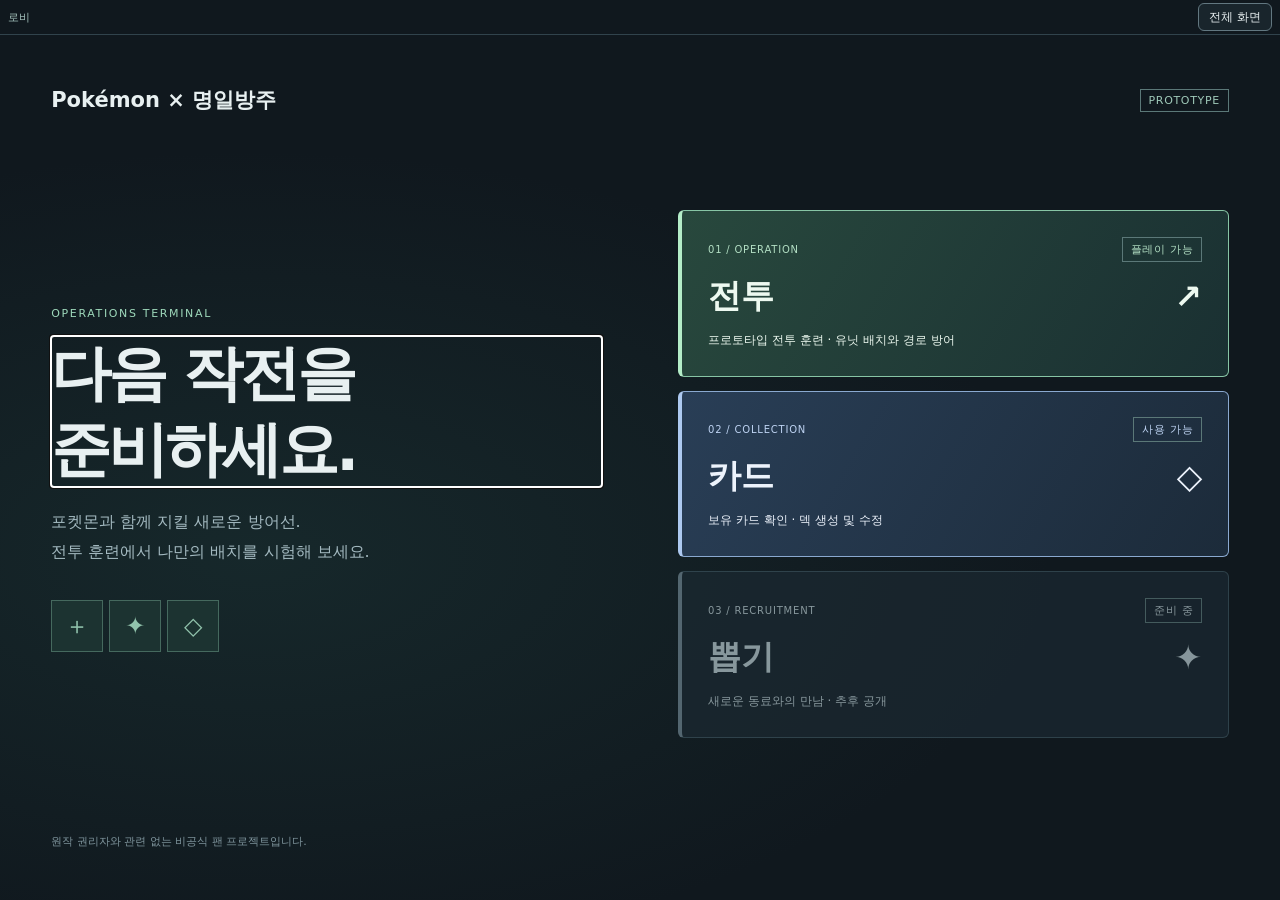
<file: index.html>
<!doctype html>
<html lang="ko">
<head>
  <meta charset="utf-8">
  <meta name="viewport" content="width=device-width, initial-scale=1">
  <meta name="description" content="포켓몬과 명일방주를 결합한 비공식 팬게임. 로비에서 전투 훈련을 시작하세요.">
  <title>Pokémon × 명일방주 | 로비</title>
  <link rel="icon" href="./favicon.ico" type="image/x-icon">
  <link id="lobby-styles" rel="stylesheet" href="./src/styles/lobby.css">
  <link id="battle-styles" rel="stylesheet" href="./src/styles/prototype.css" disabled>
  <link id="deck-styles" rel="stylesheet" href="./src/styles/decks.css" disabled>
  <link rel="stylesheet" href="./src/styles/shell.css">
  <script src="./src/scripts/local-server-notice.js" defer></script>
  <script src="./src/scripts/shell.js" type="module"></script>
</head>
<body>
  <header class="shell-toolbar" aria-label="공통 화면 설정">
    <span id="screen-label">로비</span>
    <span id="fullscreen-status" role="status" aria-live="polite"></span>
    <button id="fullscreen-button" type="button" aria-pressed="false">전체 화면</button>
  </header>
  <div id="game-screen">
<p id="screen-loading" class="screen-reader-only" role="status">화면 전환 중</p>

</div>
  <p id="local-server-notice" hidden>로컬 서버가 필요합니다. 프로젝트 폴더에서 <code>python -m http.server 8000 --bind 127.0.0.1</code>을 실행한 뒤 http://localhost:8000 을 열어 주세요.</p>
  <div id="screen-transition" class="screen-transition" hidden role="status" aria-label="화면 전환 중">
    <div class="transition-art" aria-hidden="true"><span class="transition-ring"></span><span class="transition-mark">✦</span></div>
    <span class="transition-caption" aria-hidden="true">POKÉMON × ARKNIGHTS</span>
  </div>
  <noscript>화면 연결에는 JavaScript가 필요합니다. 브라우저에서 JavaScript를 허용해 주세요.</noscript>
</body>
</html>
</file>
<file: src/styles/lobby.css>
/* 로비는 전투 스타일과 분리해 서로의 배치 규칙에 영향을 주지 않습니다. */
:root { color-scheme: dark; font-family: "Malgun Gothic", "Apple SD Gothic Neo", system-ui, sans-serif; color: #e8f0f1; background: #10181e; }
* { box-sizing: border-box; }
body { margin: 0; }
.lobby { min-height: 100vh; min-height: 100dvh; display: grid; grid-template-columns: 1fr 1fr; grid-template-rows: auto 1fr auto; gap: 28px 6vw; padding: clamp(18px, 4vw, 64px); background: radial-gradient(ellipse at 20% 60%, #254d494d, transparent 55%), #10181e; }
.lobby-header { grid-column: 1 / -1; display: flex; justify-content: space-between; gap: 12px; align-items: center; }
.brand { font-size: clamp(14px, 2vw, 21px); font-weight: 800; }
.badge, .menu-badge { border: 1px solid #5b7878; padding: 4px 8px; font-size: 11px; letter-spacing: .06em; }
.badge { color: #9fc9b9; }
.lobby-intro { align-self: center; position: relative; }
.eyebrow { color: #9ed9bb; letter-spacing: .15em; font-size: 11px; }
h1 { margin: 16px 0 20px; font-size: clamp(32px, 4.7vw, 70px); line-height: 1.25; letter-spacing: -.05em; }
.intro-copy { color: #a3b9c0; line-height: 1.9; font-size: clamp(12px, 1.3vw, 16px); }
.map-decoration { display: flex; gap: 6px; margin-top: 32px; }
.map-decoration span { width: 52px; height: 52px; display: grid; place-items: center; border: 1px solid #45695e; color: #91c3ac; background: #1c3331; font-size: 24px; }
.lobby-menu { display: grid; gap: 14px; align-content: center; }
.menu-card { display: grid; gap: 12px; padding: clamp(16px, 2vw, 28px); font: inherit; text-align: left; border: 1px solid #3c535d; border-left: 4px solid #6f8591; border-radius: 6px; background: #1b2932; color: #b9cbd0; text-decoration: none; min-width: 0; }
.menu-top { display: flex; justify-content: space-between; align-items: center; gap: 8px; font-size: 10px; letter-spacing: .08em; }
.menu-name { display: flex; justify-content: space-between; align-items: center; font-weight: 800; font-size: clamp(22px, 2.6vw, 36px); }
.menu-description { font-size: 12px; line-height: 1.6; }
.menu-card--battle { border-color: #87c5a5; border-left-color: #b4edc8; background: linear-gradient(120deg, #28483d, #1a3032); color: #edf9f0; }
.menu-card--battle .menu-top { color: #b3dfc4; }
.menu-card--battle:hover { background: #325549; }
.menu-card:focus-visible { outline: 3px solid #ffda8c; outline-offset: 4px; }
.menu-card:disabled { cursor: default; opacity: .7; }
footer { grid-column: 1 / -1; color: #80969e; font-size: 11px; }
@media (max-width: 650px) { .lobby { grid-template-columns: 1fr; grid-template-rows: auto auto 1fr auto; gap: 16px; padding: 18px; } h1 { font-size: 32px; margin: 8px 0; } .lobby-intro { display: grid; grid-template-columns: 1fr auto; } .eyebrow, h1 { grid-column: 1; } .intro-copy { grid-column: 1 / -1; margin: 4px 0; line-height: 1.6; } .map-decoration { grid-column: 2; grid-row: 1 / 3; align-self: center; margin: 0; } .map-decoration span { width: 28px; height: 28px; font-size: 16px; } .lobby-menu { gap: 10px; } .menu-card { padding: 12px 16px; gap: 6px; } }
@media (max-height: 500px) and (min-width: 651px) { .lobby { gap: 12px 5vw; padding: 14px 24px; } .menu-card { padding: 8px 14px; gap: 3px; } .menu-name { font-size: 22px; } h1 { font-size: 32px; margin: 8px 0; } .map-decoration { margin-top: 10px; } .map-decoration span { width: 30px; height: 30px; font-size: 18px; } }

@media (max-width: 650px) and (max-height: 720px) {
  .lobby { padding: 12px; gap: 10px; }
  h1 { font-size: 26px; line-height: 1.2; margin: 4px 0; }
  .eyebrow { margin: 6px 0; font-size: 9px; }
  .intro-copy { font-size: 11px; line-height: 1.4; }
  .lobby-menu { gap: 8px; }
  .menu-card { padding: 10px 12px; gap: 4px; }
  .menu-top { font-size: 8px; letter-spacing: 0; }
  .menu-badge { padding: 2px 5px; font-size: 9px; white-space: nowrap; }
  .menu-name { font-size: 22px; }
  .menu-description { font-size: 10px; }
  .brand { font-size: 13px; }
}

@media (max-height: 500px) and (min-width: 651px) {
  .menu-card { padding: 6px 12px; gap: 2px; }
  .menu-top { font-size: 8px; letter-spacing: 0; }
  .menu-badge { font-size: 8px; padding: 2px 4px; white-space: nowrap; }
  .menu-description { font-size: 10px; }
  .menu-name { font-size: 20px; }
  .lobby-menu { gap: 8px; }
}

/* 카드 메뉴도 사용 가능한 링크임을 전투 메뉴와 같이 명확하게 표시합니다. */
.menu-card--cards { border-color: #8aa9d0; border-left-color: #adc9f0; background: linear-gradient(120deg, #293e56, #1c2b3a); color: #edf3fc; }
.menu-card--cards .menu-top { color: #bed3f2; }
.menu-card--cards:hover { background: #334c66; }
.menu-card[href] { cursor: pointer; }

.menu-card--cards { cursor:pointer; }
.card-menu-dialog { width:min(560px,calc(100% - 32px)); max-height:calc(100dvh - 32px); padding:22px; border:1px solid #7e9eb8; border-radius:12px; background:#172934; color:#e8f0f1; box-shadow:0 18px 70px #0009; }
.card-menu-dialog::backdrop { background:#050e17b8; backdrop-filter:blur(3px); }
.card-dialog-header { display:flex;align-items:center;justify-content:space-between;gap:12px; }
.card-dialog-header h2 { margin:0;font-size:21px; }
.card-dialog-header button { padding:7px 12px;min-height:34px;border:1px solid #728f9e;border-radius:5px;color:#e8f0f1;background:#29424f;font:inherit;font-size:12px;cursor:pointer; }
.card-menu-dialog>p { color:#a9c0c8;font-size:13px; }
.card-dialog-options { display:grid;grid-template-columns:1fr 1fr;gap:12px; }
.card-dialog-options a { padding:22px 14px;display:grid;gap:10px;background:#233e4b;border:1px solid #7dabc0;border-radius:7px;text-decoration:none;color:#e8f4f7; }
.card-dialog-options a:first-child { background:#2a453d;border-color:#8dc4a9; }
.card-dialog-options strong { font-size:21px; }
.card-dialog-options span { font-size:12px;color:#c0d3d8; }
.card-dialog-options a:hover { filter:brightness(1.15); }
.card-menu-dialog :focus-visible { outline:3px solid #ffda8c;outline-offset:2px; }
@media(max-width:420px) { .card-menu-dialog { padding:16px; } .card-dialog-options { grid-template-columns:1fr; } .card-dialog-options a { padding:16px; } }
</file>
<file: src/styles/prototype.css>
:root {
  color-scheme: dark;
  font-family: "Malgun Gothic", "Apple SD Gothic Neo", system-ui, sans-serif;
  background: #10181e;
  color: #e8f0f1;
  line-height: 1.6;
}
* { box-sizing: border-box; }
body { margin: 0; }
.app { width: min(100% - 32px, 1000px); margin: 44px auto 24px; }
.page-header { margin-bottom: 28px; }
h1, h2, p { margin: 0; }
h1 { font-size: clamp(1.5rem, 4vw, 2.3rem); letter-spacing: -0.04em; }
h2 { font-size: 1.4rem; }
.eyebrow { color: #90c8b0; font-size: 0.72rem; font-weight: 700; letter-spacing: 0.16em; }
.page-header > p:last-child { color: #a8b9bd; margin-top: 8px; }
.operation { padding: clamp(14px, 3vw, 28px); background: #19252c; border: 1px solid #31434c; border-radius: 16px; }
.operation-heading { display: flex; align-items: center; justify-content: space-between; gap: 12px; margin-bottom: 24px; }
.map-size { color: #aec0c6; border: 1px solid #40535c; padding: 4px 10px; border-radius: 6px; white-space: nowrap; }
.prototype-controls { display: flex; flex-wrap: wrap; align-items: end; gap: 20px; }
.metric { display: grid; gap: 3px; min-width: 82px; }
.metric > span, .speed-control { color: #a8b9bd; font-size: 0.8rem; }
.metric strong { color: #f1f7f7; font-size: 1.25rem; }
.speed-control { display: grid; gap: 6px; }
.actions { display: flex; flex-wrap: wrap; gap: 8px; margin-left: auto; }
button, select { font: inherit; border-radius: 6px; min-height: 42px; padding: 8px 14px; }
select { background: #101c23; color: #e8f0f1; border: 1px solid #50636c; }
button { background: #a4dfbd; color: #14281f; border: 1px solid #a4dfbd; font-weight: 700; cursor: pointer; }
button.secondary { background: transparent; color: #d2e1e4; border-color: #627780; }
button:hover:enabled { filter: brightness(1.15); }
button:disabled { opacity: 0.45; cursor: default; }
:focus-visible { outline: 3px solid #ffd680; outline-offset: 4px; }
.status { color: #c2d5da; margin: 18px 0 12px; min-height: 1.6em; font-size: 0.88rem; }
/* 격자와 적의 위치 기준을 일치시키기 위해 전장의 테두리는 outline으로 그립니다. */
.battlefield { position: relative; display: grid; grid-template-columns: repeat(var(--columns), minmax(0, 1fr)); grid-template-rows: repeat(var(--rows), minmax(0, 1fr)); width: 100%; aspect-ratio: var(--columns) / var(--rows); background: #263940; outline: 1px solid #60747b; isolation: isolate; }
.battlefield__tile { min-width: 0; min-height: 0; display: grid; place-items: center; border: 1px solid #334850; background: #22333b; font-size: clamp(0.65rem, 2vw, 1rem); font-weight: 700; }
.battlefield__tile--spawn { background: #713f46; border: 2px solid #ee8c8b; color: #fff; }
.battlefield__tile--base { background: #28546f; border: 2px solid #85c9f7; color: #fff; }
.battlefield__enemy { position: absolute; width: calc(54% / var(--columns)); aspect-ratio: 1; border: 2px solid #ffe6ad; border-radius: 50%; background: #f2b750; box-shadow: 0 2px 8px #0008; transform: translate(-50%, -50%); z-index: 1; pointer-events: none; }
[hidden] { display: none !important; }
.legend { display: flex; flex-wrap: wrap; gap: 16px; margin: 18px 0 10px; font-size: 0.78rem; color: #bbcbd0; }
.legend > span { display: inline-flex; align-items: center; gap: 6px; }
.swatch { width: 11px; height: 11px; display: inline-block; border: 1px solid #ffffff40; }
.swatch.spawn { background: #b96c74; }
.swatch.base { background: #5597c1; }
.swatch.enemy { background: #f2b750; border-radius: 50%; }
.hint { font-size: 0.78rem; color: #a8b9bd; margin-top: 6px; }
footer { margin-top: 20px; color: #8ca2aa; font-size: 0.75rem; }
@media (max-width: 520px) {
  .app { width: calc(100% - 20px); margin-top: 24px; }
  .prototype-controls { gap: 12px; }
  .actions { margin-left: 0; width: 100%; }
  .actions button { flex: 1; }
}

/* 전장 + 선택 정보 + 하단 대기 카드로 배치 화면을 구성합니다. */
.app { max-width: 1180px; width: calc(100% - 32px); }
.tactical-layout { display: grid; grid-template-columns: minmax(0, 1fr) 230px; gap: 18px; align-items: start; }
.deployment-panel { background: #111d24; border: 1px solid #3d505b; padding: 18px; min-height: 260px; }
h3 { margin: 0 0 10px; font-size: 1.05rem; }
.deployment-panel h3 { margin-top: 8px; }
.deployment-actions { display: grid; gap: 8px; margin: 18px 0 12px; }
.direction-controls { display: grid; grid-template-columns: repeat(3, 1fr); gap: 4px; align-items: center; margin-top: 16px; text-align: center; }
.direction-controls button { background: #24353e; color: #dce8eb; border-color: #51656d; padding: 4px; font-size: 1.3rem; }
.direction-controls button[data-direction="up"] { grid-column: 2; }
.direction-controls button[data-direction="left"] { grid-column: 1; }
.direction-controls button[data-direction="down"] { grid-column: 2; }
.direction-controls span { font-size: 0.72rem; color: #9aafb6; }
.direction-controls button[aria-pressed="true"] { background: #f1ce79; color: #222819; border-color: #ffe9a8; }
.unit-dock { padding: 16px; margin-top: 18px; background: #101a21; border-top: 2px solid #748e98; }
.dock-heading { display: flex; justify-content: space-between; align-items: center; gap: 8px; margin-bottom: 12px; }
.dock-heading h3 { margin: 0; }
.dock-heading > span { font-size: 0.72rem; color: #9aafb6; }
.unit-roster { display: grid; grid-template-columns: repeat(4, minmax(0, 1fr)); gap: 10px; }
.unit-card { min-width: 0; display: grid; gap: 6px; justify-items: start; text-align: left; background: #26353e; border: 1px solid #526771; border-bottom: 3px solid var(--unit-color); border-radius: 2px; color: #edf4f6; padding: 12px; }
.unit-card__portrait { display: grid; place-items: center; width: 42px; height: 42px; background: var(--unit-color); color: #17252d; font-weight: 800; font-size: 1.2rem; border-radius: 50%; }
.unit-card strong { font-size: 0.95rem; }
.unit-card__role { font-size: 0.72rem; color: #b0c4cb; }
.unit-card[aria-pressed="true"] { outline: 2px solid #f4d280; outline-offset: 2px; background: #34464c; }
.deployment-status { min-height: 1.6em; margin-top: 12px; font-size: 0.83rem; color: #f1d69c; }
/* 격자 버튼은 전역 버튼 크기와 모서리 스타일을 사용하지 않습니다. */
button.battlefield__tile { position: relative; min-height: 0; padding: 0; border-radius: 0; color: #a9bbc2; line-height: 1; cursor: pointer; }
button.battlefield__tile--ground { background: #293d44; border-color: #3c535b; }
button.battlefield__tile--hill { background: #687783; border-color: #8d9ca6; box-shadow: inset 0 4px 0 #a6b3bd, inset 0 -5px 0 #394952; color: #d7e2e8; }
button.battlefield__tile--blocked { background: repeating-linear-gradient(135deg, #16242b, #16242b 5px, #203139 5px, #203139 8px); border-color: #2e414a; color: #6d828d; }
button.battlefield__tile--spawn { background: #713f46; border: 2px solid #ee8c8b; color: white; }
button.battlefield__tile--base { background: #28546f; border: 2px solid #85c9f7; color: white; }
button.battlefield__tile--available { box-shadow: inset 0 0 0 2px #a1e5a6; background: #437358; color: #e4ffe6; }
button.battlefield__tile--pending { box-shadow: inset 0 0 0 3px #ffe09c; background: #7e703f; }
button.battlefield__tile:focus-visible { outline-offset: -3px; z-index: 2; }
.deployed-unit { display: grid; place-items: center; width: 86%; height: 76%; background: var(--unit-color); color: #14232b; border: 1px solid #ffffffb0; border-radius: 4px; font-size: clamp(0.55rem, 1.5vw, 1rem); font-weight: 800; box-shadow: 0 2px 5px #0007; pointer-events: none; }
.deployed-unit--preview { opacity: 0.6; border-style: dashed; }
.swatch.ground { background: #293d44; }
.swatch.hill { background: #8a9aa5; }
.swatch.blocked { background: #16242b; }
@media (max-width: 900px) {
  .tactical-layout { grid-template-columns: minmax(0, 1fr); }
  .deployment-panel { min-height: 0; }
  .direction-controls { max-width: 180px; }
  .deployment-actions { grid-template-columns: 1fr 1fr; }
}
@media (max-width: 520px) {
  .app { width: calc(100% - 20px); }
  .unit-dock { padding: 12px 8px; }
  .unit-roster { gap: 7px; }
  .unit-card { padding: 8px 5px; }
  .unit-card strong { font-size: 0.76rem; }
  .unit-card__portrait { width: 30px; height: 30px; font-size: 0.95rem; }
  .dock-heading { align-items: start; flex-direction: column; }
}

/* 배경 타일을 변경하지 않는 안내 전용 레이어: 입력은 아래 칸으로 전달합니다. */
.route-preview { position: absolute; inset: 0; width: 100%; height: 100%; z-index: 3; pointer-events: none; overflow: visible; display: none; }
.route-preview path { fill: none; stroke: #ffce72; stroke-width: 0.09; stroke-linecap: round; stroke-linejoin: round; stroke-dasharray: 1; stroke-dashoffset: 1; filter: drop-shadow(0 0 0.06px #fff0c4); }
.swatch.route-preview-key { background: #ffce72; height: 3px; border: none; }

.unit-roster { grid-template-columns: repeat(6, minmax(0, 1fr)); }
.block-badge { position: absolute; bottom: 0; right: 0; padding: 1px 3px; border-radius: 3px; background: #10242fe8; color: #f9e0a4; font-size: clamp(0.45rem, 1vw, 0.7rem); line-height: 1.3; pointer-events: none; }
.battlefield__enemy { font-size: clamp(0.45rem, 1vw, 0.7rem); display: grid; place-items: center; color: #251a00; transform: translate(calc(-50% + var(--enemy-offset, 0px)), -50%); }
.battlefield__enemy--blocked { background: #ea8383; border-color: #fff0ec; box-shadow: 0 0 0 2px #c65151; }
@media (max-width: 700px) { .unit-roster { grid-template-columns: repeat(3, minmax(0, 1fr)); } }

.unit-card__stats { color: #ffe0a4; font-size: 0.78rem; font-weight: 800; }
.unit-stats { margin-top: 12px; font-size: 0.83rem; color: #ffe0a4; }
.combat-status { margin-top: 8px; color: #c6d5dc; font-size: 0.8rem; min-height: 1.6em; }
button.battlefield__tile--attack-range { outline: 2px solid #ffc674; outline-offset: -4px; }
.unit-hp { position: absolute; top: 1px; left: 1px; padding: 1px 3px; color: #d4ffda; background: #11251fe8; border-radius: 2px; font-size: clamp(0.4rem, 0.9vw, 0.65rem); line-height: 1.2; pointer-events: none; }
.enemy-hp { position: absolute; top: -12px; left: 50%; transform: translateX(-50%); min-width: 23px; padding: 1px 2px; border-radius: 2px; white-space: nowrap; color: #ffe3df; background: #3a1617ed; font-size: 0.56rem; line-height: 1.2; }
.swatch.attack-range { background: transparent; border: 2px solid #ffc674; }
@media (max-width: 520px) { .unit-card__stats { font-size: 0.68rem; } .enemy-hp { top: -10px; min-width: 16px; font-size: 0.45rem; } }

/* 동시 출현한 적의 HP 문구가 겹치지 않도록 높이를 분산합니다. */
.enemy-hp { top: calc(-20px - var(--enemy-label-offset, 0px)); }
.unit-card:disabled { opacity: 0.75; }

.cost-hud { display: grid; grid-template-columns: 1fr 1fr; gap: 12px; margin-bottom: 22px; }
.cost-meter { display: grid; align-content: start; gap: 5px; padding: 14px 16px; background: #111c24; border-left: 3px solid #9fdcb9; }
.cost-meter--pp { border-color: #bca4ed; }
.cost-meter > span { color: #a9c7b6; font-size: 0.82rem; font-weight: 700; }
.cost-meter--pp > span { color: #cdb9f2; }
.cost-meter strong { font-size: 1.6rem; font-variant-numeric: tabular-nums; }
.cost-meter small { color: #a6bac4; font-size: 0.72rem; }
.cost-meter progress { width: 100%; height: 7px; accent-color: #a4dfbd; }
.unit-card { position: relative; }
.unit-card__cost { justify-self: end; padding: 2px 6px; background: #122a23; color: #bcf2d1; font-size: 0.78rem; font-weight: 800; border: 1px solid #5a8a70; }
.unit-card--unaffordable:not(:disabled) { border-bottom-color: #71565d; background: #332c35; }
.unit-card--unaffordable .unit-card__cost { color: #ffbdbd; border-color: #976168; background: #3b2128; }
@media (max-width: 520px) { .cost-hud { grid-template-columns: minmax(0, 1fr); } }

/* 손패는 화면 아래, 사용 영역은 조작 중 화면 위에 고정합니다. */
body { padding-bottom: 240px; }
.operation-badges { display: flex; flex-wrap: wrap; gap: 8px; justify-content: end; }
.slow-badge { color: #a9bac6; border: 1px solid #4a606a; padding: 4px 10px; font-size: 0.75rem; white-space: nowrap; }
.slow-badge--active { color: #ffe4a4; border-color: #d1a756; background: #42371d; }
.unit-dock { position: fixed; left: 50%; bottom: 8px; transform: translateX(-50%); width: min(calc(100% - 20px), 1180px); z-index: 8; margin: 0; padding: 10px 12px; box-shadow: 0 -8px 35px #0009; background: #0f1b23f5; backdrop-filter: blur(8px); }
.unit-roster { grid-template-columns: repeat(9, minmax(0, 1fr)); align-items: stretch; overflow-x: auto; padding: 8px 3px 4px; gap: 7px; }
.unit-card { touch-action: none; user-select: none; -webkit-user-select: none; padding: 7px; gap: 4px; min-height: 155px; transition: transform 100ms ease; }
.unit-card:hover:enabled, .unit-card[aria-pressed="true"] { transform: translateY(-5px); }
.unit-card__portrait { width: 30px; height: 30px; font-size: 1rem; }
.unit-card strong { font-size: 0.82rem; }
.unit-card__cost { padding: 1px 3px; font-size: 0.64rem; white-space: nowrap; }
.unit-card__role, .unit-card__stats, .unit-card__skill { font-size: 0.65rem; }
.unit-card__skill { color: #c6b3e9; }
.dock-heading { margin-bottom: 0; }
.dock-heading h3 { font-size: 0.95rem; }
.dock-heading h3 span { color: #a9bac6; font-size: 0.75rem; margin-left: 8px; }
.hand-tools { display: flex; align-items: center; gap: 8px; }
.hand-tools button { min-height: 28px; padding: 0 9px; font-size: 0.9rem; background: #263d49; color: white; border-color: #526d7a; }
.graveyard { position: relative; color: #bacbd6; font-size: 0.78rem; }
.graveyard summary { cursor: pointer; padding: 3px 6px; }
.graveyard ul { position: absolute; right: 0; bottom: 100%; width: 280px; max-height: 220px; overflow: auto; padding: 16px 16px 16px 28px; background: #14232e; border: 1px solid #6e8490; }
.card-action-zones { position: fixed; top: 12px; left: 50%; transform: translateX(-50%); width: min(calc(100% - 16px), 1040px); z-index: 20; display: grid; grid-template-columns: 1fr 1fr 1fr; gap: 10px; pointer-events: none; }
.card-zone { pointer-events: auto; display: grid; place-items: center; gap: 3px; min-height: 84px; border: 2px solid #92a6b4; background: #14232df2; color: #e6edf0; backdrop-filter: blur(10px); box-shadow: 0 4px 22px #0008; }
.card-zone small { color: #b8ccd9; font-size: 0.74rem; }
.card-zone--recover { border-color: #bb9de7; }
.card-zone--skill { border-color: #80bce7; }
.card-zone--deploy { border-color: #96d6ad; }
.card-zone[aria-disabled="true"] { background: #40252df2; color: #ffbdc8; }
.card-zone--hover, .card-zone--selected { box-shadow: 0 0 0 3px #f5d78a, 0 4px 25px #000b; background: #43564cf5; }
.card-zone-help { grid-column: 1 / -1; text-align: center; color: #f4ddb0; background: #101b23e8; font-size: 0.76rem; padding: 5px; }
.card-ghost { position: fixed; z-index: 30; width: 110px; min-height: 64px; display: grid; place-items: center; border: 2px solid #f5d78a; border-radius: 8px; padding: 10px; color: #f8f0d8; background: #293f50ed; box-shadow: 0 6px 25px #000b; pointer-events: none; user-select: none; }
.battlefield { touch-action: none; }
button.battlefield__tile--skill-range { outline: 2px solid #88d2ff; outline-offset: -4px; background-image: linear-gradient(#4592c64d, #4592c64d); }
@media (max-width: 900px) {
  .unit-roster { display: flex; overflow-x: auto; }
  .unit-card { flex: 0 0 100px; }
}
@media (max-width: 520px) {
  body { padding-bottom: 230px; }
  .unit-dock { padding: 8px; }
  .dock-heading { flex-direction: row; align-items: center; }
  .unit-card { flex-basis: 94px; min-height: 150px; }
  .card-action-zones { gap: 6px; top: 6px; }
  .card-zone { padding: 7px 3px; min-height: 72px; font-size: 0.8rem; }
  .card-zone small { font-size: 0.6rem; }
  .card-zone-help { font-size: 0.65rem; }
}

.card-zone-help { display: flex; justify-content: center; align-items: center; gap: 10px; }
.card-zone-help button { pointer-events: auto; min-height: 27px; padding: 2px 10px; font-size: 0.73rem; background: #49313b; color: #ffe0e6; border-color: #b47d91; }

/* 화면 전체를 사용하는 배치. 전장 행만 남은 높이를 받아 정사각 격자를 유지합니다. */
html, body { width: 100%; height: 100%; overflow: hidden; }
body { padding: 0; }
.app { width: 100%; max-width: none; height: 100vh; height: 100dvh; margin: 0; padding: max(6px, env(safe-area-inset-top)) max(8px, env(safe-area-inset-right)) max(6px, env(safe-area-inset-bottom)) max(8px, env(safe-area-inset-left)); display: grid; grid-template-rows: 32px minmax(0, 1fr); gap: 4px; }
.page-header { display: flex; align-items: center; gap: 10px; margin: 0; min-width: 0; }
.page-header .eyebrow { display: none; }
h1 { font-size: 18px; margin-right: auto; }
button, select { min-height: 28px; padding: 3px 8px; font-size: 12px; }
.operation { min-height: 0; padding: 8px; border-radius: 8px; display: grid; grid-template-rows: 26px 40px 38px 22px 56px minmax(0, 1fr) auto 20px 20px; gap: 4px; }
.operation-heading { margin: 0; gap: 4px; }
.operation-heading .eyebrow { display: none; }
h2 { font-size: 15px; }
.map-size, .slow-badge { padding: 1px 6px; font-size: 11px; }
.cost-hud { grid-template-columns: 1fr 1fr; gap: 6px; margin: 0; }
.cost-meter { padding: 2px 8px; grid-template-columns: auto auto 1fr; align-items: center; gap: 4px 8px; }
.cost-meter strong { font-size: 18px; }
.cost-meter > span { font-size: 11px; }
.cost-meter small { font-size: 10px; }
.cost-meter small:last-child { display: none; }
.cost-meter progress { min-width: 0; }
.prototype-controls { flex-wrap: nowrap; gap: 12px; align-items: center; min-width: 0; }
.metric { min-width: 0; display: flex; align-items: center; gap: 4px; white-space: nowrap; }
.metric > span, .speed-control { font-size: 10px; }
.metric strong { font-size: 13px; }
.speed-control { display: flex; align-items: center; gap: 4px; }
.actions { width: auto; flex-wrap: nowrap; margin-left: auto; gap: 4px; }
.status, .deployment-status, .combat-status { min-height: 0; margin: 0; font-size: 11px; white-space: nowrap; overflow: hidden; text-overflow: ellipsis; }
.action-slot { position: relative; min-height: 0; border: 1px dashed #40535c; border-radius: 6px; }
.action-idle { position: absolute; inset: 0; display: grid; place-items: center; color: #a8b9bd; font-size: 12px; pointer-events: none; }
.card-action-zones:not([hidden]) ~ .action-idle { display: none; }
.card-action-zones { position: relative; inset: auto; transform: none; width: 100%; height: 100%; grid-template-columns: 1fr 1fr 1fr 54px; gap: 4px; padding: 3px; z-index: 4; }
.card-zone { min-height: 0; padding: 1px; box-shadow: none; gap: 0; font-size: 12px; }
.card-zone small { font-size: 10px; }
.card-zone-help { grid-column: auto; padding: 0; }
.card-zone-help span { display: none; }
.card-zone-help button { min-height: 32px; padding: 2px 5px; }
.tactical-layout { min-height: 0; grid-template-columns: minmax(0, 1fr) 220px; gap: 8px; align-items: stretch; }
.battlefield-viewport { min-width: 0; min-height: 0; display: grid; place-items: center; padding: 2px; }
.battlefield { width: 0; height: 0; aspect-ratio: auto; }
.deployment-panel { min-height: 0; padding: 8px; overflow: hidden; }
.deployment-panel .eyebrow, .deployment-panel > .hint:last-child { display: none; }
.deployment-panel h3 { margin: 0 0 4px; font-size: 14px; }
.deployment-panel .hint, .unit-stats { margin: 0; font-size: 11px; line-height: 1.4; }
.direction-controls { display: flex; max-width: none; margin-top: 6px; gap: 4px; }
.direction-controls span { display: none; }
.direction-controls button { flex: 1; min-height: 30px; font-size: 18px; padding: 0; }
.deployment-actions { display: flex; gap: 4px; margin: 6px 0 0; }
.deployment-actions button { flex: 1; padding: 3px; }
.unit-dock { position: relative; inset: auto; transform: none; width: 100%; min-width: 0; margin: 0; padding: 3px 5px; backdrop-filter: none; box-shadow: none; z-index: 5; }
.dock-heading { flex-direction: row; align-items: center; height: 24px; }
.dock-heading h3 { font-size: 12px; }
.unit-roster { display: grid; grid-template-columns: repeat(9, minmax(0, 1fr)); padding: 3px; gap: 5px; overflow: visible; }
.unit-card { min-height: 0; padding: 4px; gap: 1px; line-height: 1.3; }
.unit-card__portrait { width: 24px; height: 24px; font-size: 13px; }
.unit-card strong { font-size: 12px; }
.unit-card__stats, .unit-card__role, .unit-card__skill { font-size: 10px; }
.unit-card:hover:enabled, .unit-card[aria-pressed="true"] { transform: none; }
.graveyard ul { width: min(280px, 80vw); max-height: min(220px, 45dvh); z-index: 10; }
dialog { width: min(680px, 94vw); max-height: 85dvh; background: #19252c; color: #e8f0f1; border: 1px solid #748e98; border-radius: 10px; }
dialog::backdrop { background: #000b; }
#help-close { float: right; }
:focus-visible { outline-offset: -2px; }
@media (max-width: 1050px) {
  .prototype-controls { gap: 6px; }
  .metric { display: grid; gap: 0; }
  .speed-control { display: grid; gap: 0; }
  .tactical-layout { grid-template-columns: minmax(0, 1fr) 185px; }
}
@media (max-width: 600px) and (min-height: 501px) {
  .app { padding: 4px; grid-template-rows: 28px minmax(0, 1fr); }
  h1 { font-size: 14px; }
  .operation { padding: 4px; grid-template-rows: 23px 36px 64px 18px 48px minmax(0, 1fr) auto 18px 18px; gap: 3px; }
  .cost-meter { padding: 2px 4px; gap: 2px 4px; }
  .cost-meter > span { font-size: 10px; }
  .cost-meter strong { font-size: 15px; }
  .cost-meter small { font-size: 9px; }
  .prototype-controls { display: grid; grid-template-columns: repeat(5, 1fr); gap: 2px 4px; }
  .speed-control { display: flex; grid-column: span 1; white-space: nowrap; }
  .speed-control select { width: 58px; padding: 1px; font-size: 10px; }
  .actions { grid-column: span 3; }
  .metric > span { font-size: 9px; }
  .tactical-layout { grid-template-columns: minmax(0, 1fr); grid-template-rows: minmax(0, 1fr) 82px; gap: 3px; }
  .deployment-panel { padding: 3px 5px; display: grid; grid-template-columns: 1fr 1fr; grid-template-rows: 18px 24px 28px; gap: 1px 5px; }
  .deployment-panel h3 { font-size: 12px; margin: 0; }
  #selection-detail { grid-column: 2; grid-row: 1 / 3; overflow: hidden; font-size: 10px; }
  .unit-stats { grid-column: 1; grid-row: 2; font-size: 10px; overflow: hidden; }
  .direction-controls { grid-column: 1; grid-row: 3; margin: 0; }
  .deployment-actions { grid-column: 2; grid-row: 3; margin: 0; }
  .unit-roster { grid-template-columns: repeat(3, minmax(0, 1fr)); gap: 3px; }
  .unit-card { display: grid; grid-template-columns: auto 1fr auto; grid-template-rows: 16px 14px; padding: 3px; gap: 0 3px; }
  .unit-card__portrait { grid-column: 1; grid-row: 1 / 3; width: 22px; height: 22px; align-self: center; }
  .unit-card strong { grid-column: 2; grid-row: 1; font-size: 10px; white-space: nowrap; }
  .unit-card__cost { grid-column: 3; grid-row: 1; font-size: 8px; padding: 0; border: 0; }
  .unit-card__stats { grid-column: 2 / 4; grid-row: 2; font-size: 8px; white-space: nowrap; }
  .unit-card__role, .unit-card__skill { display: none; }
  .card-zone small { display: none; }
  .card-zone { font-size: 11px; }
  .status, .deployment-status, .combat-status { font-size: 10px; }
}
@media (max-height: 500px) {
  .app { padding: 3px; grid-template-rows: 24px minmax(0, 1fr); gap: 2px; }
  .operation { padding: 3px; grid-template-rows: 20px 26px 30px 16px 34px minmax(0, 1fr) auto 16px 16px; gap: 2px; }
  h1 { font-size: 14px; }
  .cost-meter { padding: 0 5px; }
  .cost-meter strong { font-size: 15px; }
  .cost-meter > span, .cost-meter small { font-size: 9px; }
  .metric { display: flex; }
  .metric > span, .speed-control { font-size: 9px; }
  .speed-control { display: flex; }
  .prototype-controls { gap: 5px; }
  button, select { min-height: 24px; padding: 1px 4px; font-size: 10px; }
  .card-zone { font-size: 11px; }
  .card-zone small { display: none; }
  .card-zone-help button { min-height: 24px; }
  .tactical-layout { grid-template-columns: minmax(0, 1fr) 220px; gap: 4px; }
  .deployment-panel { padding: 3px 5px; }
  .deployment-panel .hint { max-height: 30px; overflow: hidden; }
  .deployment-panel h3 { font-size: 12px; }
  .unit-stats { font-size: 10px; line-height: 1.2; }
  .direction-controls, .deployment-actions { margin-top: 2px; }
  .direction-controls button { min-height: 24px; }
  .dock-heading { height: 19px; }
  .unit-card { grid-template-columns: auto 1fr; grid-template-rows: 16px 14px; padding: 2px; gap: 0 2px; }
  .unit-card__portrait, .unit-card__role, .unit-card__skill { display: none; }
  .unit-card strong { font-size: 9px; white-space: nowrap; }
  .unit-card__cost { grid-column: 1; grid-row: 1; font-size: 8px; padding: 0; }
  .unit-card__stats { grid-column: 1 / -1; font-size: 8px; white-space: nowrap; }
  .status, .deployment-status, .combat-status { font-size: 10px; }
}

/* 작은 세로 화면은 정보 패널을 압축해 전장의 최소 높이를 확보합니다. */
@media (max-width: 600px) and (min-height: 501px) and (max-height: 700px) {
  .operation { grid-template-rows: 20px 28px 48px 16px 34px minmax(0, 1fr) auto 16px 16px; gap: 2px; }
  .tactical-layout { grid-template-rows: minmax(0, 1fr) 54px; }
  .deployment-panel { grid-template-rows: 18px 28px; }
  #selection-detail { grid-column: 2; grid-row: 1; white-space: nowrap; text-overflow: ellipsis; }
  .unit-stats { grid-column: 1; grid-row: 1; display: none; }
  .direction-controls, .deployment-actions { grid-row: 2; }
  .dock-heading { height: 20px; }
  .unit-card { grid-template-rows: 13px 11px; padding: 1px 2px; }
  .unit-card__portrait { width: 18px; height: 18px; font-size: 10px; }
  .unit-card strong { font-size: 9px; }
  .unit-card__stats { font-size: 7px; }
}

@media (max-width: 600px) and (min-height: 501px) {
  .prototype-controls { grid-template-columns: repeat(10, minmax(0, 1fr)); }
  .metric { grid-column: span 2; }
  .speed-control { grid-column: span 3; font-size: 9px; gap: 1px; }
  .speed-control select { width: 50px; min-width: 0; }
  .actions { grid-column: span 4; width: 100%; }
  .actions button { white-space: nowrap; font-size: 10px; padding: 2px; }
  .deployment-panel h3 { white-space: nowrap; overflow: hidden; text-overflow: ellipsis; }
}
#help-state { white-space: pre-wrap; font-size: 12px; color: #ffe0a4; }

@media (max-height: 500px) and (min-width: 650px) {
  .operation { grid-template-columns: 1fr 1fr; grid-template-rows: 26px 30px 16px 34px minmax(0, 1fr) auto 16px 16px; }
  .operation-heading { grid-column: 1; grid-row: 1; }
  .cost-hud { grid-column: 2; grid-row: 1; }
  .prototype-controls { grid-column: 1 / -1; grid-row: 2; }
  .status { grid-column: 1 / -1; grid-row: 3; }
  .action-slot { grid-column: 1 / -1; grid-row: 4; }
  .tactical-layout { grid-column: 1 / -1; grid-row: 5; }
  .unit-dock { grid-column: 1 / -1; grid-row: 6; }
  .deployment-status { grid-column: 1 / -1; grid-row: 7; }
  .combat-status { grid-column: 1 / -1; grid-row: 8; }
  .cost-meter #pp-growth { display: none; }
}

@media (max-width: 600px) and (min-height: 501px) and (max-height: 700px) {
  .operation { grid-template-rows: 20px 28px 64px 16px 34px minmax(0, 1fr) auto 16px 16px; }
  #pp-growth { display: none; }
}

@media (max-height: 500px) {
  .deployment-panel .hint { max-height: 16px; white-space: nowrap; text-overflow: ellipsis; }
  .deployment-panel .unit-stats { max-height: 24px; overflow: hidden; }
}

/* 선택 UI는 전장 위에 겹치며 레이아웃의 크기에 참여하지 않습니다. */
.operation { grid-template-rows: 26px 40px 38px 22px minmax(0, 1fr) auto 20px 20px; }
.tactical-layout { position: relative; grid-template-columns: minmax(0, 1fr); grid-template-rows: minmax(0, 1fr); }
.card-action-zones { position: absolute; inset: 0; width: 100%; height: 100%; transform: none; display: block; padding: 0; pointer-events: none; z-index: 6; }
.card-zone { position: absolute; min-height: 0; pointer-events: auto; touch-action: none; display: flex; flex-direction: column; align-items: center; justify-content: center; gap: 5px; padding: 6px; border: 1px solid transparent; border-radius: 12px; color: #f0f6fa; background: linear-gradient(90deg, #102632bd, #10263240); backdrop-filter: none; box-shadow: none; }
.card-zone--skill, .card-zone--deploy { top: 26%; bottom: 8%; width: 30%; }
.card-zone--skill { left: 0; --zone-color: #80bce7; --orb-dark: #163d64; }
.card-zone--deploy { right: 0; --zone-color: #96d6ad; --orb-dark: #204c37; }
.card-zone__orb { display: grid; place-items: center; flex-shrink: 0; width: clamp(44px, 11vmin, 128px); aspect-ratio: 1; border-radius: 50%; border: 2px solid var(--zone-color); color: white; font-size: clamp(24px, 5vmin, 56px); background: radial-gradient(circle at 32% 25%, #ffffffde 0%, var(--zone-color) 15%, var(--orb-dark) 65%, #08151f 100%); box-shadow: inset -8px -10px 16px #0006, 0 0 20px color-mix(in srgb, var(--zone-color) 40%, transparent); }
.card-zone--recover { top: 3px; left: 34%; width: 32%; height: clamp(34px, 8vh, 64px); border-color: #bb9de7; background: #1b2639e8; }
.card-zone small { display: block; font-size: 10px; text-align: center; }
.card-zone--hover, .card-zone--selected { border-color: #f5d78a; background: #4c5963d9; box-shadow: inset 0 0 0 2px #f5d78a; }
.card-zone--hover .card-zone__orb { filter: brightness(1.3); }
.card-zone[aria-disabled="true"] { background: #40252d99; color: #ffbdc8; }
#help-dialog .deployment-panel { display: block; margin: 10px 0; overflow: visible; }
#help-dialog .deployment-panel h3, #help-dialog .deployment-panel .hint, #help-dialog .deployment-panel .unit-stats { display: block; max-height: none; white-space: normal; overflow: visible; }
#help-dialog .direction-controls, #help-dialog .deployment-actions { display: flex; }
@media (max-width: 600px) and (min-height: 501px) {
  .operation { grid-template-rows: 23px 36px 64px 18px minmax(0, 1fr) auto 18px 18px; }
  .card-zone { font-size: 11px; }
  .card-zone small { font-size: 9px; }
  .card-zone--skill small, .card-zone--deploy small { max-width: 80px; }
}
@media (max-width: 600px) and (min-height: 501px) and (max-height: 700px) {
  .operation { grid-template-rows: 20px 28px 64px 16px minmax(0, 1fr) auto 16px 16px; }
}
@media (max-height: 500px) {
  .operation { grid-template-rows: 20px 26px 30px 16px minmax(0, 1fr) auto 16px 16px; }
  .card-zone--skill, .card-zone--deploy { top: 30%; bottom: 0; }
  .card-zone__orb { width: 44px; font-size: 24px; }
  .card-zone small { font-size: 9px; }
}
@media (max-height: 500px) and (min-width: 650px) {
  .operation { grid-template-rows: 26px 30px 16px minmax(0, 1fr) auto 16px 16px; }
  .tactical-layout { grid-row: 4; }
  .unit-dock { grid-row: 5; }
  .deployment-status { grid-row: 6; }
  .combat-status { grid-row: 7; }
}

/* 넓은 전장 여백이 아니라 실제 격자 위에 사용 영역을 맞춥니다. */
.card-action-zones { inset: auto; left: 50%; top: 50%; width: var(--board-width, 100%); height: var(--board-height, 100%); transform: translate(-50%, -50%); }
.card-zone small { line-height: 1.3; }
@media (max-height: 500px) { .card-zone--recover small { display: none; } }
@media (max-width: 360px) { .card-zone--recover small { display: none; } }

.lobby-return { color: #d2e1e4; border: 1px solid #627780; border-radius: 6px; padding: 3px 8px; font-size: 12px; text-decoration: none; white-space: nowrap; }
.lobby-return:hover { background: #31434c; }
@media (max-width: 420px) { .page-header { gap: 4px; } .page-header h1 { font-size: 12px; } .page-header button, .lobby-return { padding: 3px 5px; font-size: 10px; } }

.pile-hud { color: #a9c7b6; font-size: 10px; white-space: nowrap; }
.page-header h1 { overflow: hidden; text-overflow: ellipsis; white-space: nowrap; }
@media (max-width: 600px) { .actions button { font-size: 9px; } }
</file>
<file: src/styles/decks.css>
/* 보유 카드와 덱 화면은 화면 안의 목록만 스크롤합니다. */
.deck-screen { display: grid; grid-template-rows: auto auto auto minmax(0,1fr); gap: 10px; padding: 16px; background: radial-gradient(at top left,#25453d55,transparent 60%),#14212a; color:#e5eef1; font-family:"Malgun Gothic",system-ui,sans-serif; }
.deck-header { display:flex;align-items:center;gap:16px;min-width:0; }
.deck-header h1 { font-size:22px;margin:0 auto 0 0; }
.deck-screen a { color:#b1e7cd;text-decoration:none;padding:7px; }
.deck-screen button,.deck-screen input,.deck-screen select { font:inherit;font-size:13px;border:1px solid #617a80;border-radius:5px;padding:6px 9px;min-height:32px; }
.deck-screen button,.primary-link { background:#addfc2;color:#14271e;cursor:pointer; }
.deck-screen button:disabled { opacity:.4;cursor:default; }
.deck-screen input,.deck-screen select { min-width:0;background:#101c24;color:#edf5f7; }
.deck-screen .secondary { background:#263b47;color:#e4b6bb; }
.deck-screen h2 { margin:0;font-size:17px; }
.deck-screen h3 { margin:0;font-size:14px; }
.deck-screen :focus-visible { outline:2px solid #ffdc8b;outline-offset:-2px; }
.deck-hint,.deck-message { margin:0;color:#adc2c7;font-size:12px;line-height:1.5; }
.deck-message { min-height:18px;color:#ffe0a3; }
.catalog-filters { display:flex;gap:10px;align-items:center; }
.catalog-filters label,.editor-toolbar label { display:flex;gap:6px;align-items:center;font-size:12px;min-width:0; }
.catalog-filters label:first-child { flex:1; }
.catalog-filters input { width:100%; }
.collection-grid { min-height:0;overflow:auto;display:grid;grid-template-columns:repeat(auto-fill,minmax(145px,1fr));align-content:start;gap:8px;padding:3px; }
.collection-card { display:flex;flex-direction:column;gap:5px;padding:10px;border:1px solid #405860;border-top:3px solid var(--card-color);background:#20333c;border-radius:5px; }
.card-meta { color:#adc5cc;font-size:11px; }
.collection-card[data-rarity=legendary] { border-left-color:#c39d63; }
.card-quantity { display:flex;align-items:center;justify-content:space-between;gap:4px;margin-top:4px; }
.card-quantity button { width:32px;padding:0;font-size:18px; }
.card-quantity strong { font-size:12px; }
.deck-list { min-height:0;overflow:auto;display:grid;grid-template-columns:repeat(auto-fill,minmax(250px,1fr));align-content:start;gap:12px;padding:3px; }
.deck-tile { padding:18px;background:#20343b;border:1px solid #50716c;border-radius:7px;display:grid;gap:12px; }
.deck-actions { display:flex;align-items:center;gap:10px; }
.editor-toolbar { display:flex;align-items:center;gap:16px; }
.editor-toolbar label { flex:1; }
.editor-toolbar input { width:min(100%,400px); }
.editor-columns { min-height:0;display:grid;grid-template-columns:minmax(0,1fr) 260px;gap:16px; }
.editor-catalog { min-height:0;display:grid;grid-template-rows:auto minmax(0,1fr);gap:10px; }
.chosen-panel { min-height:0;overflow:auto;background:#102028;padding:12px; }
.chosen-row { display:flex;gap:6px;align-items:center;justify-content:space-between;border-bottom:1px solid #34505a;padding:5px 0;font-size:12px; }
.chosen-row button { padding:0;width:30px; }
@media (max-width:650px) { .deck-screen { padding:8px;gap:6px; } .deck-header { gap:4px; } .deck-header h1 { font-size:16px; } .deck-header a { font-size:12px;padding:4px; } .editor-columns { grid-template-columns:1fr;grid-template-rows:minmax(0,1fr) 125px;gap:6px; } .collection-grid { grid-template-columns:repeat(auto-fill,minmax(125px,1fr));gap:5px; } .collection-card { padding:7px; } .catalog-filters { gap:4px; } .catalog-filters label { font-size:10px; } .catalog-filters select { padding:4px;max-width:80px; } .deck-screen input { padding:5px; } }

.catalog-filters label,.editor-toolbar label { white-space:nowrap; }

/* 작은 기호 대신 명확한 수량 동작을 표시하고 세로 중앙에 배치합니다. */
.card-quantity button,.chosen-row button { display:inline-flex;align-items:center;justify-content:center;flex:0 0 auto;min-height:32px;width:36px;padding:0;font-size:11px;font-weight:700;line-height:1.2;color:#14271e;letter-spacing:0;white-space:nowrap; }
.chosen-row button { width:44px; }

/* 일반 링크의 밝은 글자색이 민트색 버튼 위에 적용되지 않도록 우선순위를 명시합니다. */
.deck-screen a.primary-link { color:#14271e;font-weight:700;display:inline-flex;align-items:center;justify-content:center;border-radius:5px;min-height:32px; }
</file>
<file: src/styles/shell.css>
/* 하나의 문서에서 화면 영역을 전환하며 전체 화면을 유지합니다. */
:root { color-scheme: dark; font-family: "Malgun Gothic", system-ui, sans-serif; color: #e8f0f1; background: #10181e; }
* { box-sizing: border-box; }
html, body { margin: 0; width: 100%; height: 100%; overflow: hidden; }
body { height: 100vh; height: 100dvh; display: grid; grid-template-rows: auto minmax(0, 1fr); }
.shell-toolbar { min-height: 34px; display: flex; align-items: center; gap: 8px; padding: max(3px, env(safe-area-inset-top)) max(8px, env(safe-area-inset-right)) 3px max(8px, env(safe-area-inset-left)); border-bottom: 1px solid #31434c; }
#screen-label { color: #a4c1bc; font-size: 11px; white-space: nowrap; }
#fullscreen-status { margin-left: auto; color: #e9c99c; font-size: 11px; min-width: 0; }
#fullscreen-button { flex-shrink: 0; min-height: 28px; border: 1px solid #627780; border-radius: 6px; background: #19252c; color: #e8f0f1; padding: 3px 10px; font: inherit; font-size: 12px; cursor: pointer; }
#fullscreen-button:disabled { opacity: .6; cursor: default; }
#fullscreen-button:focus-visible { outline: 2px solid #ffda8c; outline-offset: 1px; }
#game-screen { display: block; width: 100%; height: 100%; min-height: 0; border: 0; }

body { padding: 0; }
.screen { width: 100%; height: 100%; min-height: 0; }
.screen[hidden] { display: none !important; }
#game-screen { overflow: hidden; }
#battle-screen .app { height: 100%; }
#lobby-screen .lobby { min-height: 100%; height: 100%; }

/* 화면 전체를 덮어 HTML 교체와 전장 재계산을 가립니다. */
.screen-transition { position: fixed; inset: 0; z-index: 1000; display: flex; flex-direction: column; align-items: center; justify-content: center; gap: 24px; opacity: 0; background: radial-gradient(ellipse at center, #233e3c 0%, #101c24 50%, #0b1218 100%); color: #b8e5cf; pointer-events: auto; touch-action: none; }
.screen-transition[hidden] { display: none !important; }
.transition-art { position: relative; width: clamp(76px, 16vmin, 140px); aspect-ratio: 1; display: grid; place-items: center; }
.transition-ring { position: absolute; inset: 0; border: 1px solid #7ebca677; border-top: 3px solid #b5edd1; border-bottom: 3px solid #72aec5; border-radius: 50%; animation: transition-orbit 1.8s linear infinite; box-shadow: 0 0 32px #72d4ad18; }
.transition-mark { font-size: clamp(30px, 6vmin, 54px); text-shadow: 0 0 20px #b5edd177; }
.transition-caption { font-size: clamp(9px, 2vw, 12px); letter-spacing: .2em; color: #8eb6ad; }
.screen-reader-only { position: absolute; width: 1px; height: 1px; padding: 0; overflow: hidden; clip-path: inset(50%); white-space: nowrap; }
@keyframes transition-orbit { to { transform: rotate(360deg); } }
@media (prefers-reduced-motion: reduce) { .transition-ring { animation: none; } }
</file>
